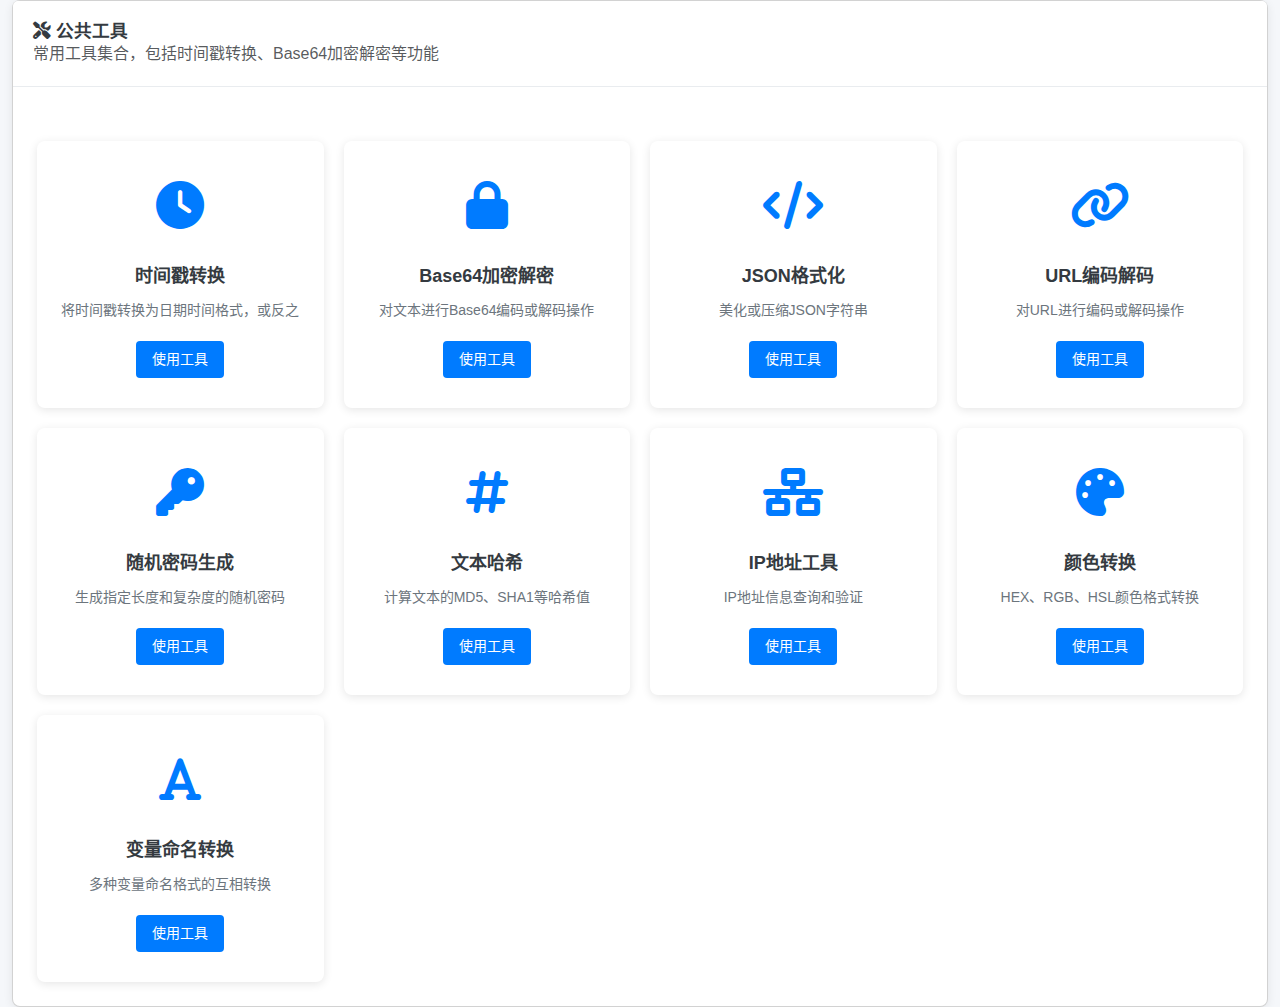
<file: frontend/pages/common-tools.html>
<!DOCTYPE html>
<html lang="zh-CN">
<head>
    <meta charset="UTF-8">
    <meta name="viewport" content="width=device-width, initial-scale=1.0">
    <title>公共工具 - Auto_Tool 后台管理系统</title>
    <!-- Bootstrap CSS -->
    <link href="https://cdn.jsdelivr.net/npm/bootstrap@5.3.3/dist/css/bootstrap.min.css" rel="stylesheet">
    <!-- Font Awesome -->
    <link rel="stylesheet" href="https://cdnjs.cloudflare.com/ajax/libs/font-awesome/6.5.1/css/all.min.css">
    <!-- 自定义 CSS -->
    <link rel="stylesheet" href="/frontend/css/style.css">
</head>
<body>
    <div class="container-fluid">
        <div class="row">
            <div class="col-md-12">
                <div class="card">
                    <div class="card-header">
                        <h5 class="card-title">
                            <i class="fas fa-tools"></i> 公共工具
                        </h5>
                        <p class="card-text text-muted">
                            常用工具集合，包括时间戳转换、Base64加密解密等功能
                        </p>
                    </div>
                    <div class="card-body">
                        <div class="tools-grid">
                            <!-- 时间戳转换工具 -->
                            <div class="tool-card" data-tool="timestamp">
                                <div class="tool-icon">
                                    <i class="fas fa-clock"></i>
                                </div>
                                <div class="tool-title">时间戳转换</div>
                                <div class="tool-description">将时间戳转换为日期时间格式，或反之</div>
                                <button class="tool-button">使用工具</button>
                            </div>
                            
                            <!-- Base64加密解密工具 -->
                            <div class="tool-card" data-tool="base64">
                                <div class="tool-icon">
                                    <i class="fas fa-lock"></i>
                                </div>
                                <div class="tool-title">Base64加密解密</div>
                                <div class="tool-description">对文本进行Base64编码或解码操作</div>
                                <button class="tool-button">使用工具</button>
                            </div>
                            
                            <!-- JSON格式化工具 -->
                            <div class="tool-card" data-tool="json">
                                <div class="tool-icon">
                                    <i class="fas fa-code"></i>
                                </div>
                                <div class="tool-title">JSON格式化</div>
                                <div class="tool-description">美化或压缩JSON字符串</div>
                                <button class="tool-button">使用工具</button>
                            </div>
                            
                            <!-- URL编码解码工具 -->
                            <div class="tool-card" data-tool="url">
                                <div class="tool-icon">
                                    <i class="fas fa-link"></i>
                                </div>
                                <div class="tool-title">URL编码解码</div>
                                <div class="tool-description">对URL进行编码或解码操作</div>
                                <button class="tool-button">使用工具</button>
                            </div>
                            
                            <!-- 随机密码生成器 -->
                            <div class="tool-card" data-tool="password">
                                <div class="tool-icon">
                                    <i class="fas fa-key"></i>
                                </div>
                                <div class="tool-title">随机密码生成</div>
                                <div class="tool-description">生成指定长度和复杂度的随机密码</div>
                                <button class="tool-button">使用工具</button>
                            </div>
                            
                            <!-- 文本哈希工具 -->
                            <div class="tool-card" data-tool="hash">
                                <div class="tool-icon">
                                    <i class="fas fa-hashtag"></i>
                                </div>
                                <div class="tool-title">文本哈希</div>
                                <div class="tool-description">计算文本的MD5、SHA1等哈希值</div>
                                <button class="tool-button">使用工具</button>
                            </div>
                            
                            <!-- IP地址工具 -->
                            <div class="tool-card" data-tool="ip">
                                <div class="tool-icon">
                                    <i class="fas fa-network-wired"></i>
                                </div>
                                <div class="tool-title">IP地址工具</div>
                                <div class="tool-description">IP地址信息查询和验证</div>
                                <button class="tool-button">使用工具</button>
                            </div>
                            
                            <!-- 颜色转换工具 -->
                            <div class="tool-card" data-tool="color">
                                <div class="tool-icon">
                                    <i class="fas fa-palette"></i>
                                </div>
                                <div class="tool-title">颜色转换</div>
                                <div class="tool-description">HEX、RGB、HSL颜色格式转换</div>
                                <button class="tool-button">使用工具</button>
                            </div>
                            
                            <!-- 变量命名转换工具 -->
                            <div class="tool-card" data-tool="naming">
                                <div class="tool-icon">
                                    <i class="fas fa-font"></i>
                                </div>
                                <div class="tool-title">变量命名转换</div>
                                <div class="tool-description">多种变量命名格式的互相转换</div>
                                <button class="tool-button">使用工具</button>
                            </div>
                        </div>
                    </div>
                </div>
            </div>
        </div>
    </div>
    
    <!-- 加载中遮罩 -->
    <div class="loading-overlay d-none" id="loading-overlay">
        <div class="loading-content">
            <div class="loading-spinner">
                <i class="fas fa-spinner"></i>
            </div>
            <div class="loading-text">任务运行中</div>
            <div class="loading-subtext">预计时间5分钟，请等待...</div>
        </div>
    </div>
    
    <!-- 工具模态框 -->
    <div class="modal fade" id="tool-modal" tabindex="-1" aria-labelledby="tool-modal-label" aria-hidden="true">
        <div class="modal-dialog modal-lg">
            <div class="modal-content">
                <div class="modal-header">
                    <h5 class="modal-title" id="tool-modal-label">工具名称</h5>
                    <button type="button" class="btn-close" data-bs-dismiss="modal" aria-label="Close"></button>
                </div>
                <div class="modal-body">
                    <!-- 工具内容将通过JavaScript动态填充 -->
                    <div id="tool-content"></div>
                </div>
                <div class="modal-footer">
                    <button type="button" class="btn btn-secondary" data-bs-dismiss="modal">关闭</button>
                    <button type="button" class="btn btn-primary" id="tool-execute">执行</button>
                </div>
            </div>
        </div>
    </div>
    
    <!-- Bootstrap JS 和依赖 -->
    <script src="https://code.jquery.com/jquery-3.6.0.min.js"></script>
    <script src="https://cdn.jsdelivr.net/npm/popper.js@1.16.1/dist/umd/popper.min.js"></script>
    <script src="https://cdn.jsdelivr.net/npm/bootstrap@5.3.3/dist/js/bootstrap.min.js"></script>
    
    <script>
        $(document).ready(function() {
            initCommonToolsPage();
        });
    </script>
    <script src="/frontend/js/common-tools.js"></script>
</body>
</html>
</file>
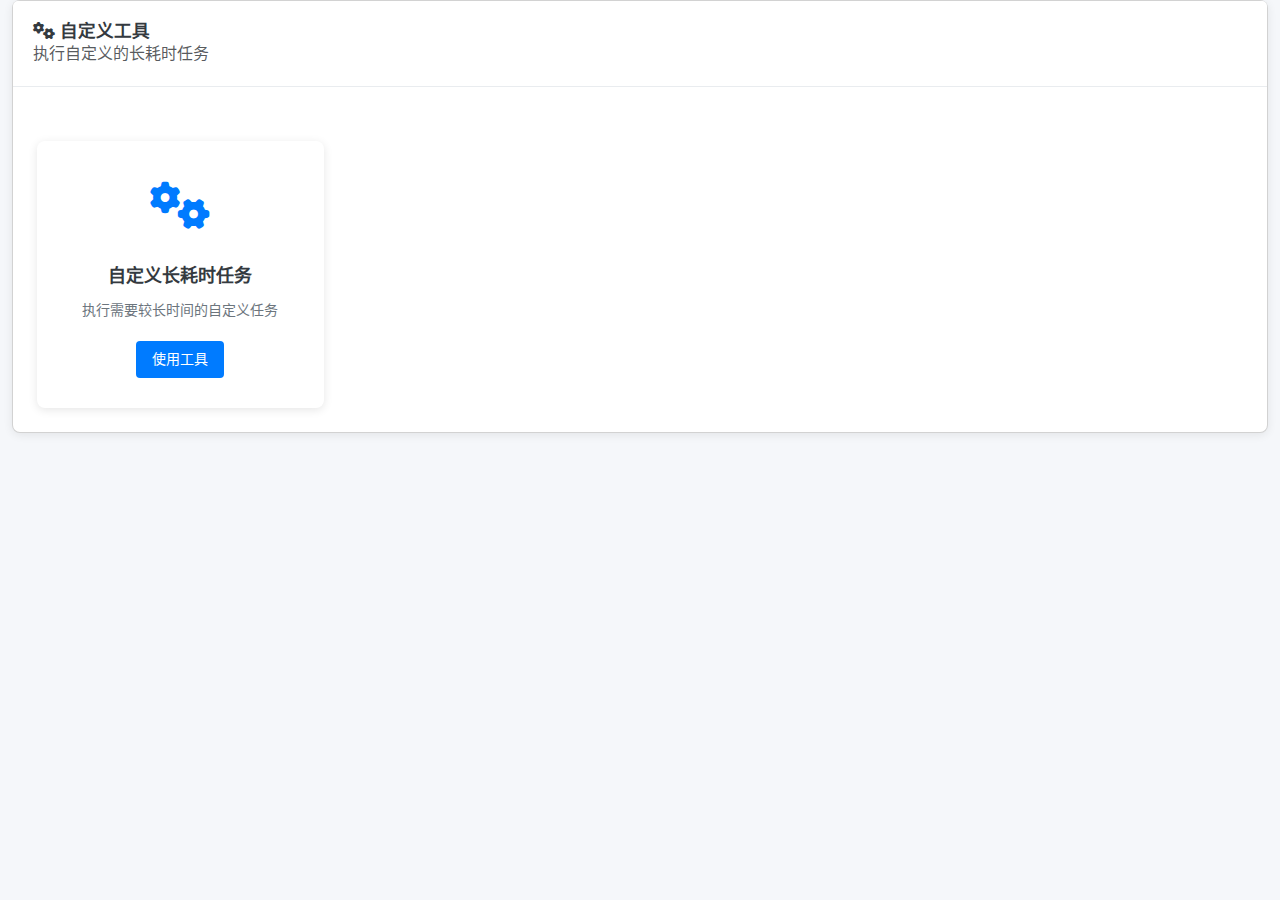
<file: frontend/pages/custom-tools.html>
<!DOCTYPE html>
<html lang="zh-CN">
<head>
    <meta charset="UTF-8">
    <meta name="viewport" content="width=device-width, initial-scale=1.0">
    <title>自定义工具 - Auto_Tool 后台管理系统</title>
    <!-- Bootstrap CSS -->
    <link href="https://cdn.jsdelivr.net/npm/bootstrap@5.3.3/dist/css/bootstrap.min.css" rel="stylesheet">
    <!-- Font Awesome -->
    <link rel="stylesheet" href="https://cdnjs.cloudflare.com/ajax/libs/font-awesome/6.5.1/css/all.min.css">
    <!-- 自定义 CSS -->
    <link rel="stylesheet" href="/frontend/css/style.css">
</head>
<body>
    <div class="container-fluid">
        <div class="row">
            <div class="col-md-12">
                <div class="card">
                    <div class="card-header">
                        <h5 class="card-title">
                            <i class="fas fa-cogs"></i> 自定义工具
                        </h5>
                        <p class="card-text text-muted">
                            执行自定义的长耗时任务
                        </p>
                    </div>
                    <div class="card-body">
                        <div class="tools-grid">
                            <!-- 自定义长耗时任务 -->
                            <div class="tool-card" data-tool="custom-task">
                                <div class="tool-icon">
                                    <i class="fas fa-cogs"></i>
                                </div>
                                <div class="tool-title">自定义长耗时任务</div>
                                <div class="tool-description">执行需要较长时间的自定义任务</div>
                                <button class="tool-button">使用工具</button>
                            </div>
                        </div>
                    </div>
                </div>
            </div>
        </div>
    </div>
    
    <!-- 加载中遮罩 -->
    <div class="loading-overlay d-none" id="loading-overlay">
        <div class="loading-content">
            <div class="loading-spinner">
                <i class="fas fa-spinner"></i>
            </div>
            <div class="loading-text">任务运行中</div>
            <div class="loading-subtext">预计时间5分钟，请等待...</div>
        </div>
    </div>
    
    <!-- 工具模态框 -->
    <div class="modal fade" id="tool-modal" tabindex="-1" aria-labelledby="tool-modal-label" aria-hidden="true">
        <div class="modal-dialog modal-lg">
            <div class="modal-content">
                <div class="modal-header">
                    <h5 class="modal-title" id="tool-modal-label">工具名称</h5>
                    <button type="button" class="btn-close" data-bs-dismiss="modal" aria-label="Close"></button>
                </div>
                <div class="modal-body">
                    <!-- 工具内容将通过JavaScript动态填充 -->
                    <div id="tool-content"></div>
                </div>
                <div class="modal-footer">
                    <button type="button" class="btn btn-secondary" data-bs-dismiss="modal">关闭</button>
                    <button type="button" class="btn btn-primary" id="tool-execute">执行</button>
                </div>
            </div>
        </div>
    </div>
    
    <!-- Bootstrap JS 和依赖 -->
    <script src="https://code.jquery.com/jquery-3.6.0.min.js"></script>
    <script src="https://cdn.jsdelivr.net/npm/popper.js@1.16.1/dist/umd/popper.min.js"></script>
    <script src="https://cdn.jsdelivr.net/npm/bootstrap@5.3.3/dist/js/bootstrap.min.js"></script>
    
    <script>
        $(document).ready(function() {
            initCustomToolsPage();
        });
    </script>
    <script src="/frontend/js/custom-tools.js"></script>
</body>
</html>
</file>
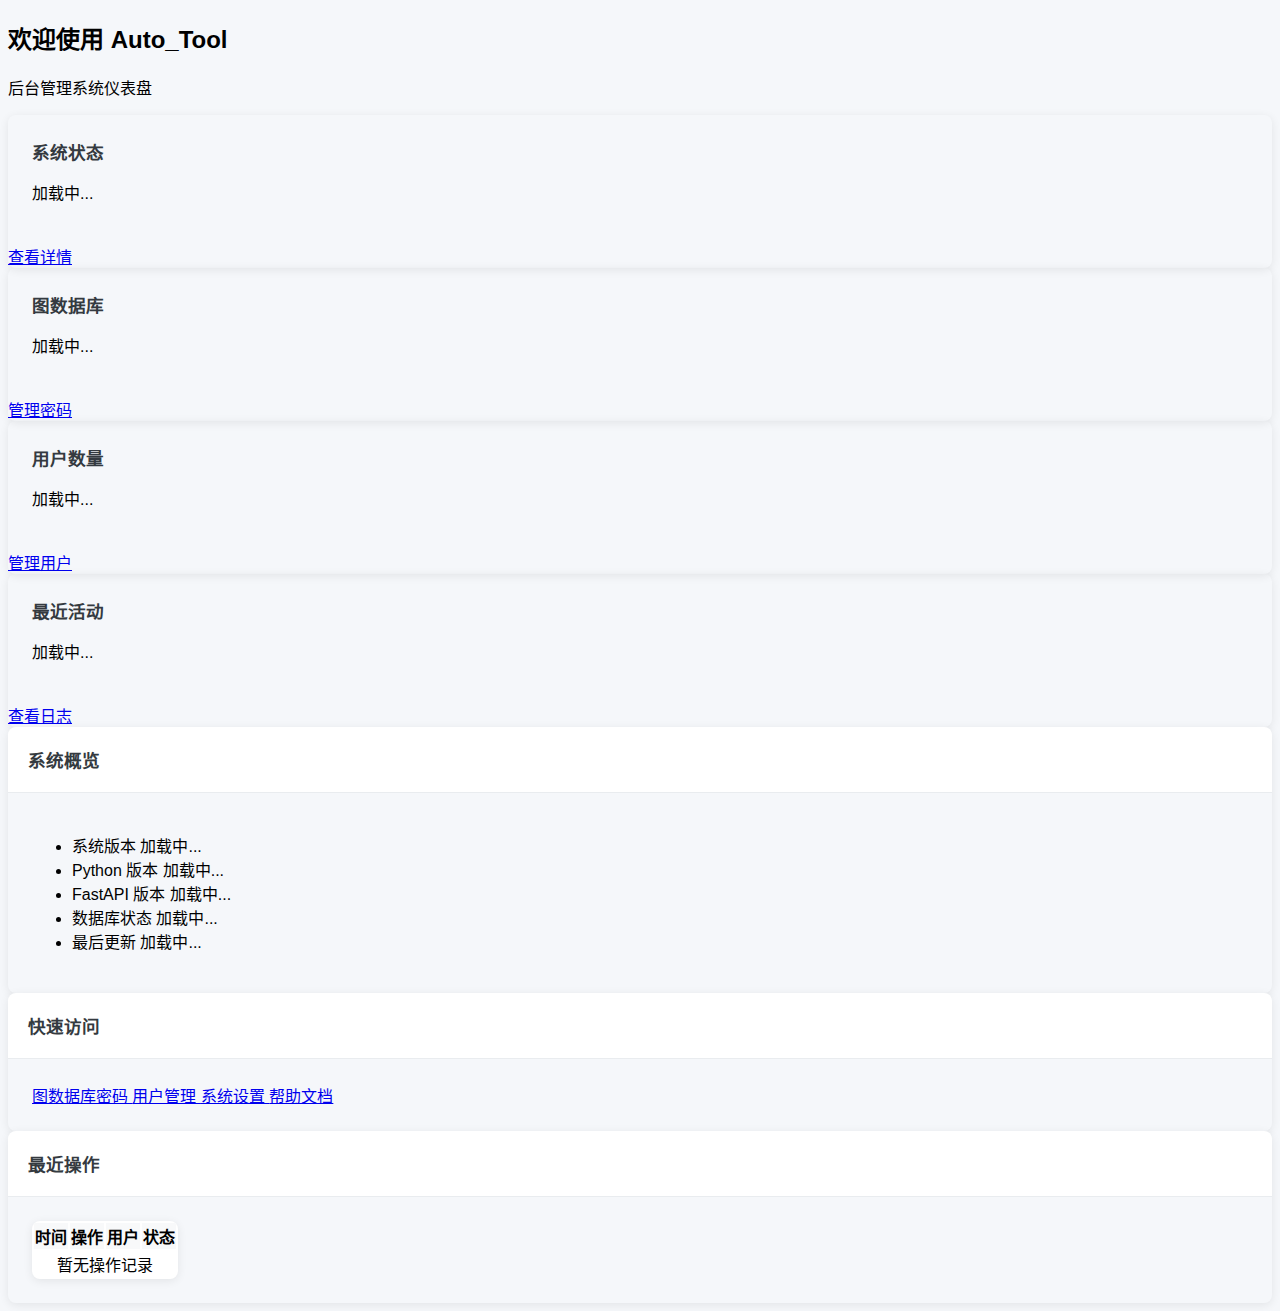
<file: frontend/pages/dashboard.html>
<!DOCTYPE html>
<html lang="zh-CN">
<head>
    <meta charset="UTF-8">
    <meta name="viewport" content="width=device-width, initial-scale=1.0">
    <title>首页 - Auto_Tool</title>
    <link rel="stylesheet" href="/frontend/css/style.css">
</head>
<body>
    <div class="dashboard-container">
        <div class="row mb-4">
            <div class="col-lg-12">
                <h2 class="mb-0">欢迎使用 Auto_Tool</h2>
                <p class="text-muted">后台管理系统仪表盘</p>
            </div>
        </div>

        <div class="row">
            <!-- 统计卡片 -->
            <div class="col-lg-3 col-md-6 mb-4">
                <div class="card bg-primary text-white h-100">
                    <div class="card-body">
                        <div class="d-flex justify-content-between align-items-center">
                            <div>
                                <h3 class="card-title">系统状态</h3>
                                <p class="card-text" id="system-status">加载中...</p>
                            </div>
                            <i class="fas fa-server fa-3x opacity-50"></i>
                        </div>
                    </div>
                    <div class="card-footer bg-transparent border-top border-white border-opacity-25">
                        <a href="#" class="text-white text-decoration-none">
                            查看详情 <i class="fas fa-arrow-right ml-1"></i>
                        </a>
                    </div>
                </div>
            </div>

            <div class="col-lg-3 col-md-6 mb-4">
                <div class="card bg-success text-white h-100">
                    <div class="card-body">
                        <div class="d-flex justify-content-between align-items-center">
                            <div>
                                <h3 class="card-title">图数据库</h3>
                                <p class="card-text" id="graph-db-count">加载中...</p>
                            </div>
                            <i class="fas fa-database fa-3x opacity-50"></i>
                        </div>
                    </div>
                    <div class="card-footer bg-transparent border-top border-white border-opacity-25">
                        <a href="#" class="text-white text-decoration-none" data-page="graph-db-password">
                            管理密码 <i class="fas fa-arrow-right ml-1"></i>
                        </a>
                    </div>
                </div>
            </div>

            <div class="col-lg-3 col-md-6 mb-4">
                <div class="card bg-warning text-white h-100">
                    <div class="card-body">
                        <div class="d-flex justify-content-between align-items-center">
                            <div>
                                <h3 class="card-title">用户数量</h3>
                                <p class="card-text" id="user-count">加载中...</p>
                            </div>
                            <i class="fas fa-users fa-3x opacity-50"></i>
                        </div>
                    </div>
                    <div class="card-footer bg-transparent border-top border-white border-opacity-25">
                        <a href="#" class="text-white text-decoration-none" data-page="user-management">
                            管理用户 <i class="fas fa-arrow-right ml-1"></i>
                        </a>
                    </div>
                </div>
            </div>

            <div class="col-lg-3 col-md-6 mb-4">
                <div class="card bg-info text-white h-100">
                    <div class="card-body">
                        <div class="d-flex justify-content-between align-items-center">
                            <div>
                                <h3 class="card-title">最近活动</h3>
                                <p class="card-text" id="last-activity">加载中...</p>
                            </div>
                            <i class="fas fa-clock fa-3x opacity-50"></i>
                        </div>
                    </div>
                    <div class="card-footer bg-transparent border-top border-white border-opacity-25">
                        <a href="#" class="text-white text-decoration-none">
                            查看日志 <i class="fas fa-arrow-right ml-1"></i>
                        </a>
                    </div>
                </div>
            </div>
        </div>

        <div class="row mb-4">
            <div class="col-lg-6">
                <div class="card">
                    <div class="card-header">
                        <h4 class="card-title">系统概览</h4>
                    </div>
                    <div class="card-body">
                        <ul class="list-group list-group-flush">
                            <li class="list-group-item d-flex justify-content-between align-items-center">
                                <span>系统版本</span>
                                <span class="font-weight-medium" id="app-version">加载中...</span>
                            </li>
                            <li class="list-group-item d-flex justify-content-between align-items-center">
                                <span>Python 版本</span>
                                <span class="font-weight-medium" id="python-version">加载中...</span>
                            </li>
                            <li class="list-group-item d-flex justify-content-between align-items-center">
                                <span>FastAPI 版本</span>
                                <span class="font-weight-medium" id="fastapi-version">加载中...</span>
                            </li>
                            <li class="list-group-item d-flex justify-content-between align-items-center">
                                <span>数据库状态</span>
                                <span class="font-weight-medium" id="db-status">加载中...</span>
                            </li>
                            <li class="list-group-item d-flex justify-content-between align-items-center">
                                <span>最后更新</span>
                                <span class="font-weight-medium" id="last-update">加载中...</span>
                            </li>
                        </ul>
                    </div>
                </div>
            </div>

            <div class="col-lg-6">
                <div class="card">
                    <div class="card-header">
                        <h4 class="card-title">快速访问</h4>
                    </div>
                    <div class="card-body">
                        <div class="grid grid-cols-2 gap-3">
                            <a href="#" class="btn btn-outline-primary btn-block py-3" data-page="graph-db-password">
                                <i class="fas fa-key mr-2"></i> 图数据库密码
                            </a>
                            <a href="#" class="btn btn-outline-success btn-block py-3" data-page="user-management">
                                <i class="fas fa-users mr-2"></i> 用户管理
                            </a>
                            <a href="#" class="btn btn-outline-warning btn-block py-3">
                                <i class="fas fa-cog mr-2"></i> 系统设置
                            </a>
                            <a href="#" class="btn btn-outline-info btn-block py-3">
                                <i class="fas fa-question-circle mr-2"></i> 帮助文档
                            </a>
                        </div>
                    </div>
                </div>
            </div>
        </div>

        <div class="row">
            <div class="col-lg-12">
                <div class="card">
                    <div class="card-header">
                        <h4 class="card-title">最近操作</h4>
                    </div>
                    <div class="card-body">
                        <div class="table-responsive">
                            <table class="table table-hover">
                                <thead>
                                    <tr>
                                        <th>时间</th>
                                        <th>操作</th>
                                        <th>用户</th>
                                        <th>状态</th>
                                    </tr>
                                </thead>
                                <tbody id="activity-tbody">
                                    <tr>
                                        <td colspan="4" class="text-center text-muted">暂无操作记录</td>
                                    </tr>
                                </tbody>
                            </table>
                        </div>
                    </div>
                </div>
            </div>
        </div>
    </div>
</body>
</html>
</file>
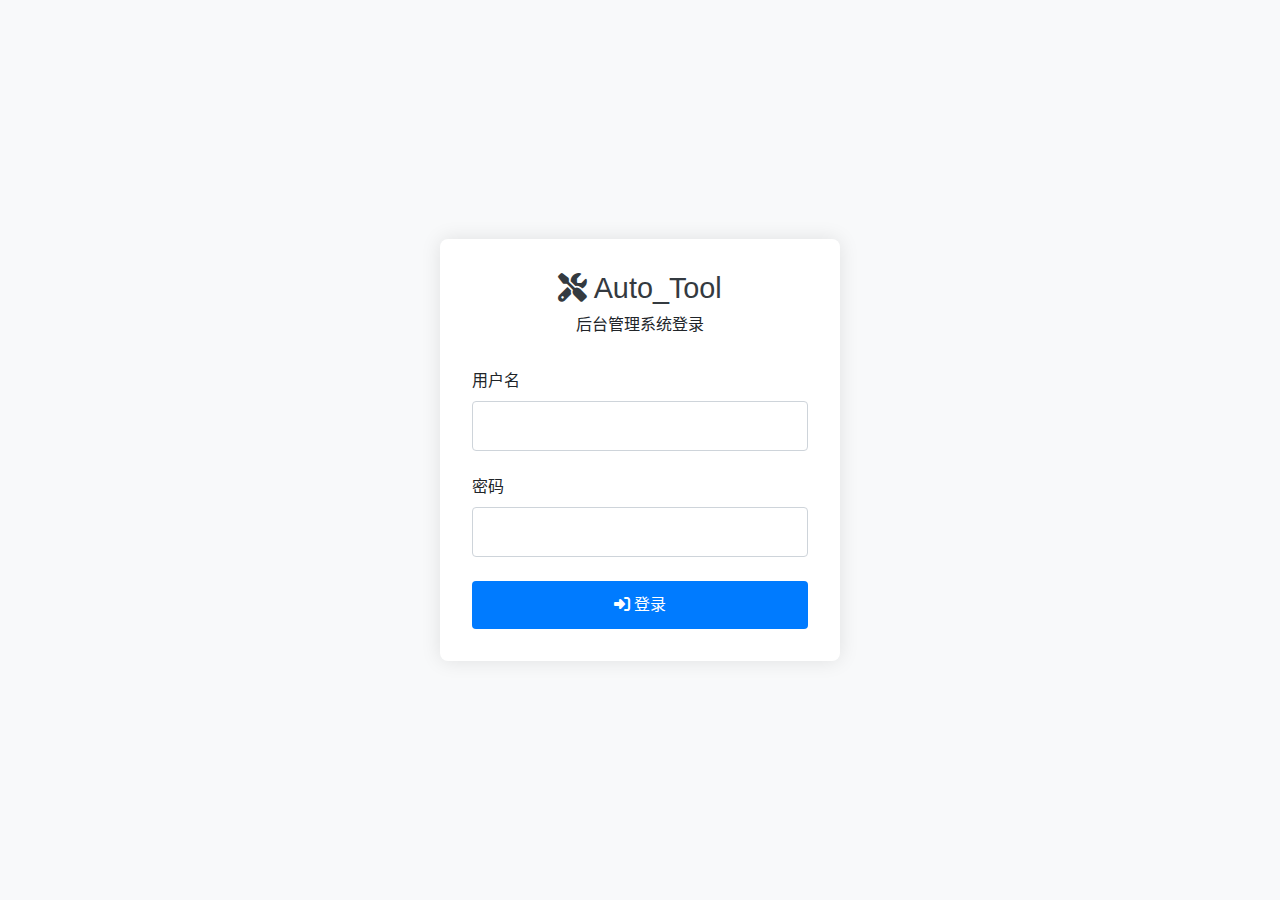
<file: frontend/pages/login.html>
<!DOCTYPE html>
<html lang="zh-CN">
<head>
    <meta charset="UTF-8">
    <meta name="viewport" content="width=device-width, initial-scale=1.0">
    <title>登录 - Auto_Tool 后台管理系统</title>
    <!-- Bootstrap CSS -->
    <link href="https://cdn.jsdelivr.net/npm/bootstrap@5.3.3/dist/css/bootstrap.min.css" rel="stylesheet">
    <!-- Font Awesome -->
    <link rel="stylesheet" href="https://cdnjs.cloudflare.com/ajax/libs/font-awesome/6.5.1/css/all.min.css">
    <!-- 自定义 CSS -->
    <link rel="stylesheet" href="/frontend/css/style.css">
</head>
<body class="login-body">
    <div class="login-container">
        <div class="login-header">
            <h1><i class="fas fa-tools"></i> Auto_Tool</h1>
            <p>后台管理系统登录</p>
        </div>
        
        <form id="login-form" class="login-form">
            <div class="form-group">
                <label for="username">用户名</label>
                <input type="text" id="username" name="username" required>
            </div>
            
            <div class="form-group">
                <label for="password">密码</label>
                <input type="password" id="password" name="password" required>
            </div>
            
            <div id="error-message" class="error-message d-none"></div>
            
            <button type="submit" class="btn-login">
                <i class="fas fa-sign-in-alt"></i> 登录
            </button>
        </form>
    </div>
    
    <!-- Bootstrap JS 和依赖 -->
    <script src="https://code.jquery.com/jquery-3.6.0.min.js"></script>
    <script src="https://cdn.jsdelivr.net/npm/popper.js@1.16.1/dist/umd/popper.min.js"></script>
    <script src="https://cdn.jsdelivr.net/npm/bootstrap@5.3.3/dist/js/bootstrap.min.js"></script>
    
    <script>
        $(document).ready(function() {
            initLoginPage();
        });
    </script>
    <script src="/frontend/js/login.js"></script>
</body>
</html>
</file>
<file: frontend/css/style.css>
/* 自定义样式 */
:root {
    --primary-color: #007bff;
    --secondary-color: #6c757d;
    --success-color: #28a745;
    --info-color: #17a2b8;
    --warning-color: #ffc107;
    --danger-color: #dc3545;
    --light-color: #f8f9fa;
    --dark-color: #343a40;
}

body {
    font-family: 'Segoe UI', Tahoma, Geneva, Verdana, sans-serif;
    background-color: #f5f7fa;
}

.sidebar {
    width: 210px;
    height: 100vh;
    position: fixed;
    top: 0;
    left: 0;
    background-color: #2c3e50;
    color: white;
    transition: all 0.3s ease;
    z-index: 1000;
}



/* 侧边栏隐藏功能 */
.sidebar.hidden {
    width: 0;
    overflow: hidden;
}

.main-content.sidebar-hidden {
    margin-left: 0;
}

.sidebar-header {
    padding: 1rem;
    background-color: #34495e;
    border-bottom: 1px solid rgba(255, 255, 255, 0.1);
}

.sidebar-header h3 {
    margin: 0;
    font-size: 1.1rem;
    font-weight: 600;
    display: flex;
    align-items: center;
    gap: 0.5rem;
}



.nav-link {
    color: rgba(255, 255, 255, 0.8);
    padding: 0.75rem 1rem;
    transition: all 0.3s ease;
    border-left: 3px solid transparent;
    display: flex;
    align-items: center;
    justify-content: flex-start;
}

.nav-link > i:first-child {
    margin-right: 0.75rem;
    width: 1.5rem;
    text-align: center;
    flex-shrink: 0;
}

.nav-link i.ml-auto {
    margin-left: auto;
    transition: transform 0.3s ease;
}

.nav-link:hover {
    color: white;
    background-color: rgba(255, 255, 255, 0.1);
    border-left-color: var(--primary-color);
}

.nav-link.active {
    color: white;
    background-color: rgba(0, 123, 255, 0.2);
    border-left-color: var(--primary-color);
}

.nav-link i {
    margin-right: 0;
    width: 1.5rem;
    text-align: center;
    flex-shrink: 0;
}

.submenu {
    background-color: #34495e;
    padding-left: 0;
}

.submenu .nav-link {
    padding: 0.75rem 1rem 0.75rem 2.25rem;
    font-size: 0.9rem;
    justify-content: flex-start;
}

.submenu .nav-link i {
    margin-right: 0;
    width: 1.5rem;
    text-align: center;
    flex-shrink: 0;
}

.main-content {
    margin-left: 210px;
    min-height: 100vh;
    background-color: #f5f7fa;
    transition: all 0.3s ease;
}



.top-navbar {
    background-color: white;
    box-shadow: 0 2px 4px rgba(0, 0, 0, 0.1);
    padding: 0.75rem 1.5rem;
    position: sticky;
    top: 0;
    z-index: 900;
}

.page-content {
    padding: 2rem;
}

.card {
    border-radius: 8px;
    box-shadow: 0 2px 10px rgba(0, 0, 0, 0.08);
    transition: all 0.3s ease;
}

.card:hover {
    box-shadow: 0 4px 15px rgba(0, 0, 0, 0.12);
}

.card-header {
    background-color: white;
    border-bottom: 1px solid #e9ecef;
    padding: 1.25rem;
    border-radius: 8px 8px 0 0;
}

.card-title {
    margin: 0;
    font-size: 1.1rem;
    font-weight: 600;
    color: var(--dark-color);
}

.card-body {
    padding: 1.5rem;
}

.btn {
    border-radius: 6px;
    font-weight: 500;
}

.btn-primary {
    background-color: var(--primary-color);
    border-color: var(--primary-color);
}

.btn-primary:hover {
    background-color: #0069d9;
    border-color: #0062cc;
}

.table {
    background-color: white;
    border-radius: 8px;
    overflow: hidden;
    box-shadow: 0 2px 10px rgba(0, 0, 0, 0.08);
}

.table th {
    background-color: #f8f9fa;
    font-weight: 600;
    text-align: center;
}

.table td {
    vertical-align: middle;
    text-align: center;
}

.form-label {
    font-weight: 500;
    color: var(--dark-color);
}

.form-control {
    border-radius: 6px;
    border: 1px solid #ced4da;
    transition: all 0.3s ease;
}

.form-control:focus {
    border-color: var(--primary-color);
    box-shadow: 0 0 0 0.2rem rgba(0, 123, 255, 0.25);
}

.modal-header {
    background-color: var(--primary-color);
    color: white;
    border-radius: 8px 8px 0 0;
}

.modal-title {
    font-weight: 600;
}

.alert {
    border-radius: 6px;
    padding: 1rem;
}

/* 响应式设计 */
@media (max-width: 768px) {
    .sidebar {
        width: 0;
        overflow: hidden;
    }
    
    .sidebar.active {
        width: 210px;
    }
    
    .main-content {
        margin-left: 0;
    }
}

/* 加载动画 */
.loading {
    display: inline-block;
    width: 20px;
    height: 20px;
    border: 3px solid rgba(255, 255, 255, 0.3);
    border-radius: 50%;
    border-top-color: white;
    animation: spin 1s ease-in-out infinite;
}

@keyframes spin {
    to { transform: rotate(360deg); }
}

/* 页面加载动画 */
.page-loading {
    display: flex;
    justify-content: center;
    align-items: center;
    min-height: 400px;
}

.page-loading .spinner-border {
    width: 4rem;
    height: 4rem;
}

/* 工具卡片网格 */
.tools-grid {
    display: grid;
    grid-template-columns: repeat(auto-fill, minmax(250px, 1fr));
    gap: 20px;
    margin-top: 30px;
}

/* 工具卡片 */
.tool-card {
    background-color: #ffffff;
    border-radius: 8px;
    box-shadow: 0 2px 10px rgba(0, 0, 0, 0.1);
    padding: 30px 20px;
    text-align: center;
    transition: all 0.3s ease;
    cursor: pointer;
}

.tool-card:hover {
    transform: translateY(-5px);
    box-shadow: 0 5px 20px rgba(0, 0, 0, 0.15);
}

.tool-icon {
    font-size: 48px;
    margin-bottom: 20px;
    color: #007bff;
}

.tool-title {
    font-size: 18px;
    font-weight: 600;
    margin-bottom: 10px;
    color: #343a40;
}

.tool-description {
    font-size: 14px;
    color: #6c757d;
    margin-bottom: 20px;
}

.tool-button {
    background-color: #007bff;
    color: white;
    border: none;
    padding: 8px 16px;
    border-radius: 4px;
    font-size: 14px;
    cursor: pointer;
    transition: background-color 0.3s ease;
}

.tool-button:hover {
    background-color: #0069d9;
}

/* 模态框样式 */
.modal-content {
    border-radius: 8px;
}

.modal-header {
    background-color: #f8f9fa;
    border-bottom: 1px solid #dee2e6;
}

.modal-title {
    font-weight: 600;
}

/* 表单样式 */
.form-group {
    margin-bottom: 20px;
}

.form-label {
    font-weight: 500;
    margin-bottom: 8px;
    display: block;
}

.form-control {
    border-radius: 4px;
    border: 1px solid #ced4da;
    padding: 10px;
    font-size: 14px;
}

.form-control:focus {
    border-color: #80bdff;
    box-shadow: 0 0 0 0.2rem rgba(0, 123, 255, 0.25);
}

.btn-primary {
    background-color: #007bff;
    border: none;
    padding: 10px 20px;
    border-radius: 4px;
    font-size: 14px;
    cursor: pointer;
}

.btn-primary:hover {
    background-color: #0069d9;
}

.btn-secondary {
    background-color: #6c757d;
    border: none;
    padding: 10px 20px;
    border-radius: 4px;
    font-size: 14px;
    cursor: pointer;
}

.btn-secondary:hover {
    background-color: #5a6268;
}

/* 结果容器 */
.result-container {
    margin-top: 20px;
    padding: 15px;
    background-color: #f8f9fa;
    border-radius: 4px;
    border-left: 4px solid #007bff;
}

.result-title {
    font-weight: 600;
    margin-bottom: 10px;
    color: #343a40;
}

.result-content {
    font-family: 'Courier New', Courier, monospace;
    background-color: #ffffff;
    padding: 10px;
    border-radius: 4px;
    border: 1px solid #dee2e6;
    white-space: pre-wrap;
    word-break: break-all;
}

/* 加载遮罩 */
.loading-overlay {
    position: fixed;
    top: 0;
    left: 0;
    width: 100%;
    height: 100%;
    background-color: rgba(255, 255, 255, 0.8);
    display: flex;
    align-items: center;
    justify-content: center;
    z-index: 9999;
}

.loading-content {
    text-align: center;
}

.loading-spinner {
    font-size: 48px;
    color: #007bff;
    margin-bottom: 20px;
    animation: spin 1s linear infinite;
}

@keyframes spin {
    0% { transform: rotate(0deg); }
    100% { transform: rotate(360deg); }
}

.loading-text {
    font-size: 18px;
    color: #343a40;
    margin-bottom: 10px;
}

.loading-subtext {
    font-size: 14px;
    color: #6c757d;
}

/* 登录页面样式 */
.login-body {
    background-color: #f8f9fa;
    min-height: 100vh;
    display: flex;
    align-items: center;
    justify-content: center;
}

.login-container {
    max-width: 400px;
    width: 100%;
    padding: 2rem;
    background-color: white;
    border-radius: 8px;
    box-shadow: 0 0 20px rgba(0, 0, 0, 0.1);
}

.login-header {
    text-align: center;
    margin-bottom: 2rem;
}

.login-header h1 {
    font-size: 1.8rem;
    color: #343a40;
}

.login-form .form-group {
    margin-bottom: 1.5rem;
}

.login-form .form-group label {
    display: block;
    margin-bottom: 0.5rem;
    font-weight: 500;
}

.login-form .form-group input {
    width: 100%;
    padding: 0.75rem;
    border: 1px solid #ced4da;
    border-radius: 4px;
    font-size: 1rem;
}

.login-form .form-group input:focus {
    outline: none;
    border-color: #80bdff;
    box-shadow: 0 0 0 0.2rem rgba(0, 123, 255, 0.25);
}

.btn-login {
    width: 100%;
    padding: 0.75rem;
    background-color: #007bff;
    color: white;
    border: none;
    border-radius: 4px;
    font-size: 1rem;
    font-weight: 500;
    cursor: pointer;
}

.btn-login:hover {
    background-color: #0069d9;
}

.error-message {
    color: #dc3545;
    font-size: 0.875rem;
    margin-top: 0.5rem;
}
</file>
